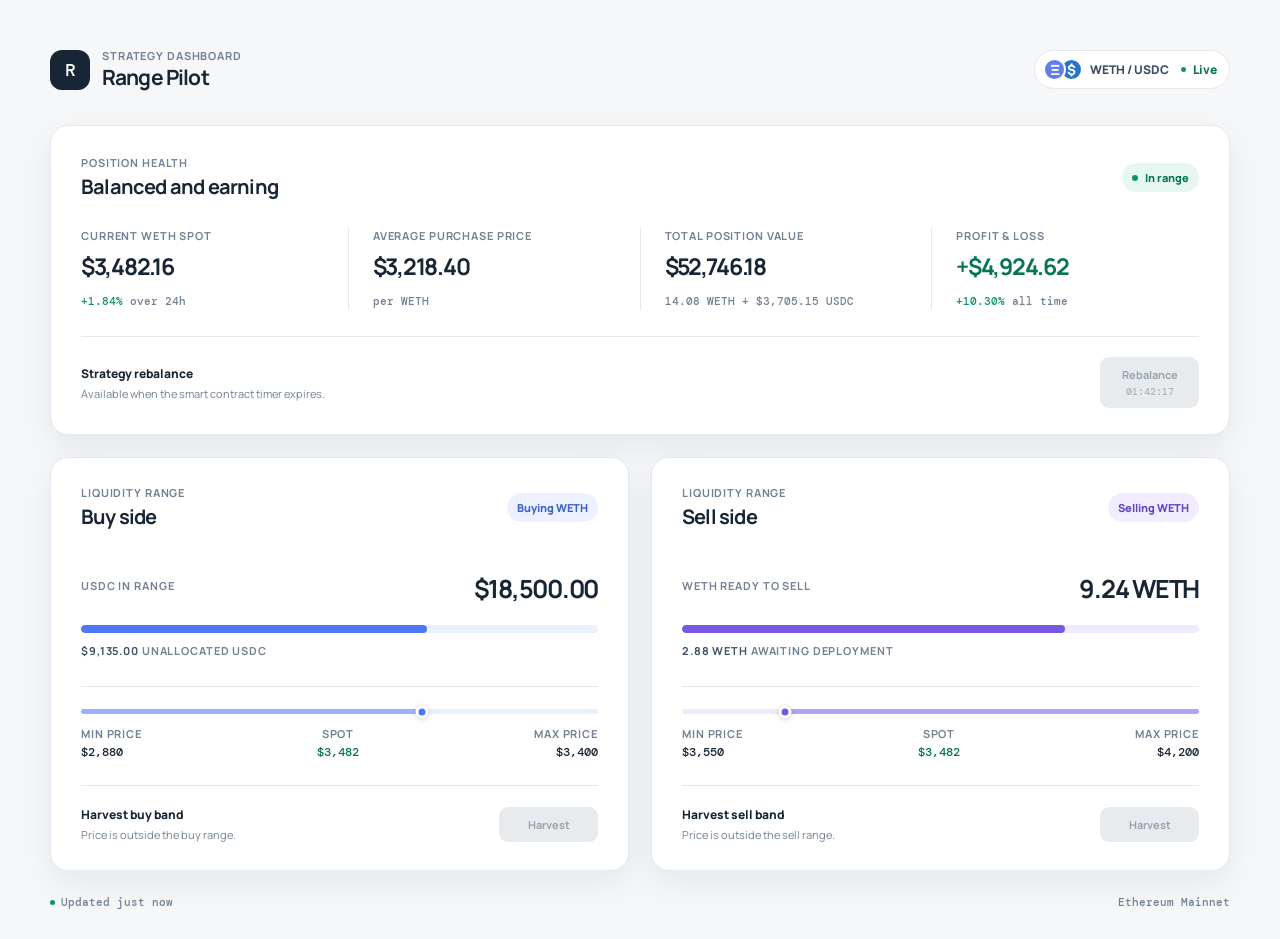
<file: index.html>
<!DOCTYPE html>
<html lang="en">
<head>
  <meta charset="UTF-8" />
  <meta name="viewport" content="width=device-width, initial-scale=1.0" />
  <meta name="description" content="WETH / USDC liquidity strategy dashboard" />
  <title>Range Pilot · WETH / USDC</title>
  <link rel="preconnect" href="https://fonts.googleapis.com" />
  <link rel="preconnect" href="https://fonts.googleapis.com" crossorigin />
  <link href="https://fonts.googleapis.com/css2?family=DM+Mono:wght@400;500&family=Manrope:wght@400;500;600;700;800&display=swap" rel="stylesheet" />
  <link rel="stylesheet" href="styles.css" />
</head>
<body>
  <main class="dashboard">
    <header class="page-header">
      <div class="brand">
        <span class="brand-mark" aria-hidden="true">R</span>
        <div><p class="eyebrow">Strategy dashboard</p><h1>Range Pilot</h1></div>
      </div>
      <div class="market-pill" aria-label="Selected market WETH to USDC">
        <span class="asset eth">Ξ</span><span class="asset usdc">$</span><span>WETH / USDC</span><span class="live-dot"></span><span class="live-label">Live</span>
      </div>
    </header>

    <section class="position-card" aria-labelledby="position-title">
      <div class="card-heading">
        <div><p class="eyebrow">Position health</p><h2 id="position-title">Balanced and earning</h2></div>
        <span class="status-badge"><span></span> In range</span>
      </div>
      <div class="metrics">
        <article class="metric primary"><p>Current WETH spot</p><strong>$3,482.16</strong><small>+1.84% <span>over 24h</span></small></article>
        <article class="metric"><p>Average purchase price</p><strong>$3,218.40</strong><small><span>per WETH</span></small></article>
        <article class="metric"><p>Total position value</p><strong>$52,746.18</strong><small><span>14.08 WETH + $3,705.15 USDC</span></small></article>
        <article class="metric pnl"><p>Profit &amp; loss</p><strong>+$4,924.62</strong><small>+10.30% <span>all time</span></small></article>
      </div>
      <div class="action-row rebalance-row">
        <div><p class="action-title">Strategy rebalance</p><p class="action-help" id="rebalance-help">Available when the smart contract timer expires.</p></div>
        <button class="action-button rebalance-button" id="rebalance-button" type="button" disabled aria-describedby="rebalance-help" data-remaining="6138">Rebalance <span class="button-meta" id="rebalance-timer">01:42:18</span></button>
      </div>
    </section>

    <section class="orders" aria-label="Liquidity orders">
      <article class="order-card buy-card">
        <div class="card-heading"><div><p class="eyebrow">Liquidity range</p><h2>Buy side</h2></div><span class="side-tag buy">Buying WETH</span></div>
        <div class="allocation"><div class="allocation-value"><p>USDC in range</p><strong>$18,500.00</strong></div><div class="allocation-bar" aria-label="67 percent of USDC allocated"><span></span></div><p class="allocation-note"><b>$9,135.00</b> unallocated USDC</p></div>
        <div class="range"><div class="range-track buy-track"><span class="range-current" title="Current spot price"></span></div><div class="range-labels"><div><span>Min price</span><strong>$2,880</strong></div><div class="range-mid"><span>Spot</span><strong>$3,482</strong></div><div class="right"><span>Max price</span><strong>$3,400</strong></div></div></div>
        <div class="action-row"><div><p class="action-title">Harvest buy band</p><p class="action-help" id="buy-help">Price is outside the buy range.</p></div><button class="action-button harvest-button buy-action" type="button" disabled aria-describedby="buy-help" data-min="2880" data-max="3400" data-price="3482.16">Harvest</button></div>
      </article>

      <article class="order-card sell-card">
        <div class="card-heading"><div><p class="eyebrow">Liquidity range</p><h2>Sell side</h2></div><span class="side-tag sell">Selling WETH</span></div>
        <div class="allocation"><div class="allocation-value"><p>WETH ready to sell</p><strong>9.24 WETH</strong></div><div class="allocation-bar sell-bar" aria-label="74 percent of WETH allocated"><span></span></div><p class="allocation-note"><b>2.88 WETH</b> awaiting deployment</p></div>
        <div class="range"><div class="range-track sell-track"><span class="range-current" title="Current spot price"></span></div><div class="range-labels"><div><span>Min price</span><strong>$3,550</strong></div><div class="range-mid"><span>Spot</span><strong>$3,482</strong></div><div class="right"><span>Max price</span><strong>$4,200</strong></div></div></div>
        <div class="action-row"><div><p class="action-title">Harvest sell band</p><p class="action-help" id="sell-help">Price is outside the sell range.</p></div><button class="action-button harvest-button sell-action" type="button" disabled aria-describedby="sell-help" data-min="3550" data-max="4200" data-price="3482.16">Harvest</button></div>
      </article>
    </section>

    <footer><span><i></i> Updated just now</span><span>Ethereum Mainnet</span></footer>
  </main>
  <script>
    const rebalanceButton = document.querySelector('#rebalance-button');
    const rebalanceTimer = document.querySelector('#rebalance-timer');
    const rebalanceHelp = document.querySelector('#rebalance-help');
    let remaining = Number(rebalanceButton.dataset.remaining);

    const formatTime = seconds => [Math.floor(seconds / 3600), Math.floor(seconds % 3600 / 60), seconds % 60]
      .map(value => String(value).padStart(2, '0')).join(':');

    const tick = () => {
      if (remaining <= 0) {
        rebalanceButton.disabled = false;
        rebalanceTimer.textContent = 'Ready';
        rebalanceHelp.textContent = 'The smart contract timer has expired.';
        return;
      }
      rebalanceTimer.textContent = formatTime(remaining--);
      setTimeout(tick, 1000);
    };
    tick();

    document.querySelectorAll('.harvest-button').forEach(button => {
      const price = Number(button.dataset.price);
      const inRange = price >= Number(button.dataset.min) && price <= Number(button.dataset.max);
      if (inRange) {
        button.disabled = false;
        button.previousElementSibling.querySelector('.action-help').textContent = 'Price is inside this range.';
      }
    });
  </script>
</body>
</html>
</file>
<file: styles.css>
:root {
  --ink: #172534; --muted: #718092; --line: #e4e9ef; --canvas: #f5f7f9; --card: #fff;
  --green: #0d956a; --green-dark: #067555; --green-soft: #e6f7f0; --blue: #4d77f5;
  --blue-soft: #edf1ff; --purple: #7659de; --purple-soft: #f1edff; --shadow: 0 12px 34px rgba(20,38,55,.07);
}
* { box-sizing: border-box; }
body { margin: 0; min-width: 320px; color: var(--ink); background: var(--canvas); font-family: Manrope, Arial, sans-serif; }
.dashboard { width: min(1180px, calc(100% - 48px)); margin: auto; padding: 48px 0 30px; }
.page-header, .card-heading, .metrics, .orders, .allocation-value, .range-labels, footer, .action-row { display: flex; }
.page-header, .card-heading, .allocation-value, .range-labels, footer, .action-row { align-items: center; }
.page-header, .card-heading, .allocation-value, .range-labels, .action-row { justify-content: space-between; }
.brand { display: flex; align-items: center; gap: 12px; }
.brand-mark { display: grid; width: 40px; height: 40px; place-items: center; border-radius: 12px; color: #fff; background: var(--ink); font: 500 18px "DM Mono", monospace; }
.eyebrow, .metric p, .allocation p, .range-labels span { margin: 0; color: var(--muted); font-size: 11px; font-weight: 700; letter-spacing: .08em; text-transform: uppercase; }
h1, h2, p { margin-top: 0; } h1 { margin-bottom: 0; font-size: 21px; letter-spacing: -.04em; } h2 { margin: 3px 0 0; font-size: 20px; letter-spacing: -.04em; }
.market-pill { display: flex; align-items: center; gap: 7px; padding: 7px 12px 7px 8px; border: 1px solid var(--line); border-radius: 999px; background: #fff; color: #3c4d5e; font-size: 12px; font-weight: 800; }
.asset { display: grid; width: 23px; height: 23px; place-items: center; border: 2px solid #fff; border-radius: 50%; color: #fff; font-size: 14px; line-height: 1; }
.asset.eth { z-index: 1; background: #627eea; } .asset.usdc { margin-left: -13px; background: #2775ca; } .live-dot { width: 5px; height: 5px; margin-left: 5px; border-radius: 50%; background: var(--green); } .live-label { color: var(--green-dark); }
.position-card, .order-card { border: 1px solid var(--line); border-radius: 18px; background: var(--card); box-shadow: var(--shadow); }
.position-card { margin-top: 34px; padding: 29px 30px 26px; }
.status-badge, .side-tag { display: inline-flex; align-items: center; gap: 7px; border-radius: 999px; font-size: 11px; font-weight: 800; }
.status-badge { padding: 7px 10px; color: var(--green-dark); background: var(--green-soft); } .status-badge span { width: 6px; height: 6px; border-radius: 50%; background: var(--green); }
.metrics { margin-top: 28px; } .metric { flex: 1; min-width: 0; padding: 0 24px; border-left: 1px solid var(--line); } .metric:first-child { padding-left: 0; border-left: 0; } .metric:last-child { padding-right: 0; }
.metric strong { display: block; margin: 7px 0 6px; font-size: 23px; letter-spacing: -.055em; } .metric small { color: var(--green); font: 500 11px "DM Mono", monospace; } .metric small span { color: var(--muted); } .metric.pnl strong { color: var(--green-dark); }
.orders { gap: 22px; margin-top: 22px; } .order-card { width: 50%; padding: 27px 30px 28px; } .side-tag { padding: 7px 10px; } .side-tag.buy { color: #3c61cc; background: var(--blue-soft); } .side-tag.sell { color: #6245c5; background: var(--purple-soft); }
.allocation { margin-top: 34px; } .allocation-value strong { display: block; margin-top: 7px; font-size: 25px; letter-spacing: -.05em; } .allocation-bar { height: 8px; margin: 19px 0 10px; overflow: hidden; border-radius: 99px; background: #eaf0ff; } .allocation-bar span { display: block; width: 67%; height: 100%; border-radius: inherit; background: var(--blue); } .sell-bar { background: #eeeaff; } .sell-bar span { width: 74%; background: var(--purple); } .allocation-note { margin-bottom: 0; color: var(--muted); font-size: 12px; } .allocation-note b { color: #405163; }
.range { margin-top: 28px; padding-top: 22px; border-top: 1px solid var(--line); } .range-track { position: relative; height: 5px; border-radius: 99px; } .buy-track { background: linear-gradient(to right,#9ab1ff 0 66%,#eaf0ff 66%); } .sell-track { background: linear-gradient(to right,#eeeaff 0 20%,#b3a2f3 20%); }
.range-current { position: absolute; top: 50%; width: 13px; height: 13px; border: 3px solid #fff; border-radius: 50%; box-shadow: 0 1px 5px rgba(23,37,52,.22); transform: translate(-50%,-50%); } .buy-track .range-current { left: 66%; background: var(--blue); } .sell-track .range-current { left: 20%; background: var(--purple); }
.range-labels { margin-top: 12px; } .range-labels div { display: flex; flex-direction: column; gap: 3px; } .range-labels .right { text-align: right; } .range-labels strong { font: 500 12px "DM Mono", monospace; } .range-mid { text-align: center; } .range-mid strong { color: var(--green-dark); }
.action-row { gap: 18px; margin-top: 25px; padding-top: 20px; border-top: 1px solid var(--line); } .rebalance-row { margin-top: 26px; } .action-title { margin: 0 0 4px; font-size: 12px; font-weight: 800; } .action-help { margin: 0; color: var(--muted); font-size: 11px; }
.action-button { flex: 0 0 auto; min-width: 99px; padding: 10px 13px; border: 0; border-radius: 9px; color: #fff; background: var(--ink); font: 700 11px Manrope, sans-serif; cursor: pointer; } .action-button:hover:not(:disabled) { background: #2b4052; } .button-meta { display: block; margin-top: 3px; color: #aab5c0; font: 500 10px "DM Mono", monospace; }
.action-button:disabled { color: #98a3ad; background: #e8ebee; cursor: not-allowed; } .action-button:disabled .button-meta { color: #aab3bb; }
.buy-action:not(:disabled) { background: var(--blue); } .sell-action:not(:disabled) { background: var(--purple); }
footer { justify-content: space-between; margin-top: 24px; color: var(--muted); font: 500 11px "DM Mono", monospace; } footer span { display: flex; align-items: center; gap: 6px; } footer i { width: 5px; height: 5px; border-radius: 50%; background: var(--green); }
@media (max-width: 760px) { .dashboard { width: min(100% - 30px, 600px); padding-top: 26px; } .page-header { align-items: flex-start; gap: 18px; flex-direction: column; } .position-card, .order-card { padding: 23px 20px; } .metrics, .orders { flex-direction: column; } .metric { width: 100%; padding: 18px 0; border-top: 1px solid var(--line); border-left: 0; } .metric:first-child { padding-top: 0; border-top: 0; } .metric:last-child { padding-bottom: 0; } .order-card { width: 100%; } }
@media (max-width: 430px) { .card-heading, .action-row { align-items: flex-start; gap: 14px; flex-direction: column; } .range-mid { display: none !important; } footer { align-items: flex-start; gap: 8px; flex-direction: column; } .action-button { align-self: stretch; } }
</file>
